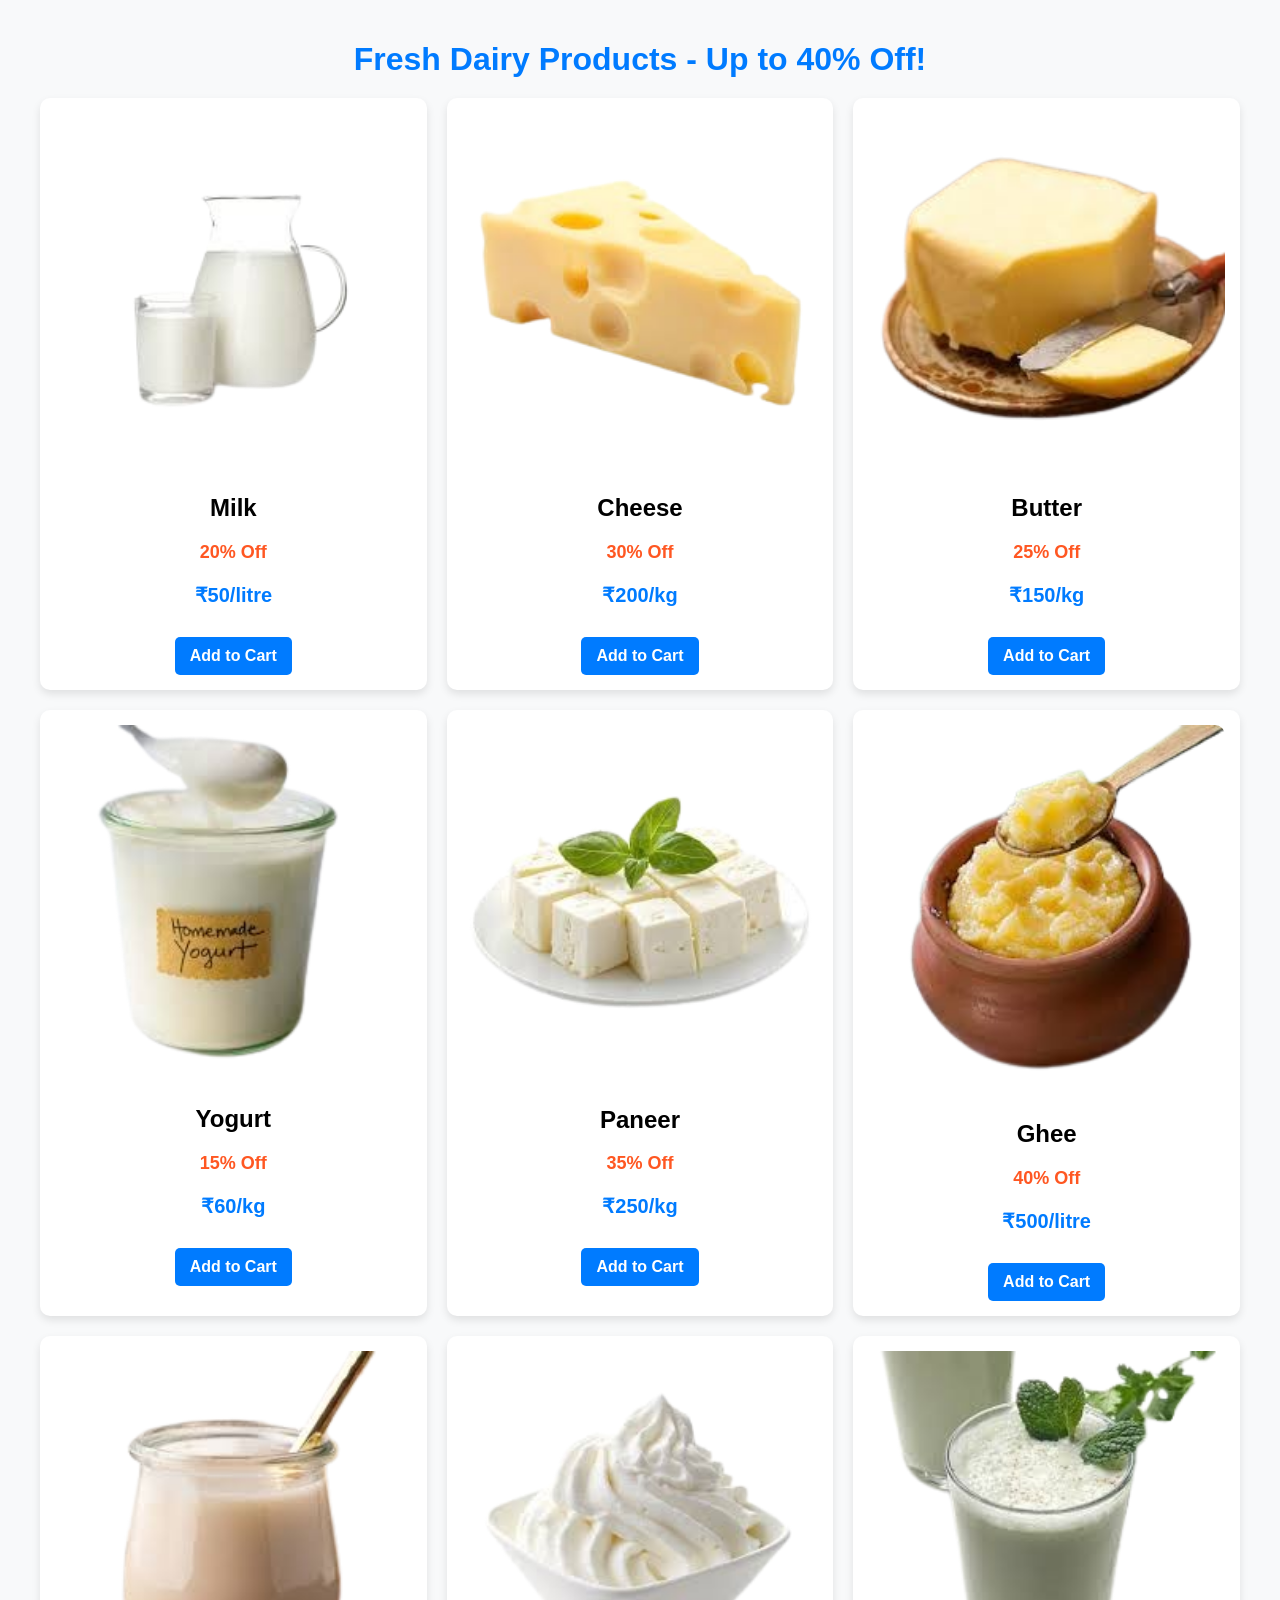
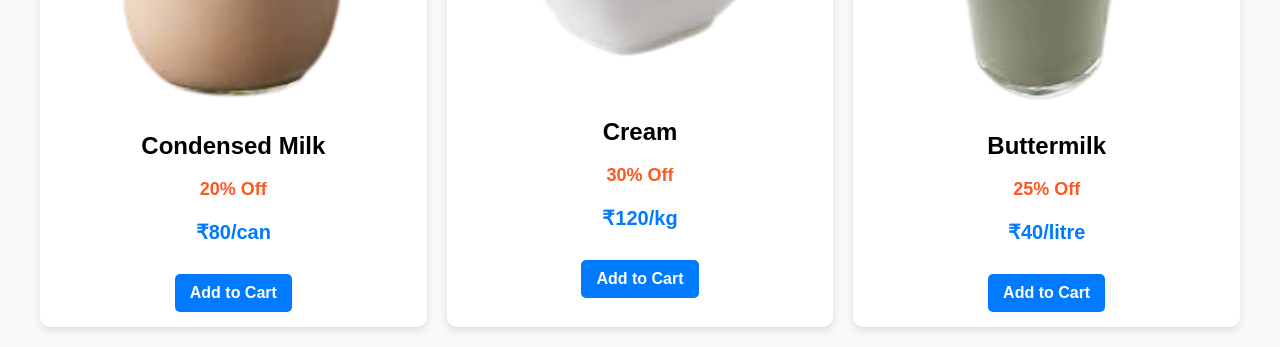
<file: field project/dairy.html>
<!DOCTYPE html>
<html lang="en">
<head>
    <meta charset="UTF-8">
    <meta name="viewport" content="width=device-width, initial-scale=1.0">
    <title>Fresh Dairy Products - Discount Sale</title>
    <style>
        body {
            font-family: Arial, sans-serif;
            background-color: #f8f9fa;
            margin: 0;
            padding: 20px;
        }
        .container {
            max-width: 1200px;
            margin: auto;
            text-align: center;
        }
        h1 {
            color: #007bff;
            font-size: 32px;
            margin-bottom: 20px;
        }
        .grid {
            display: grid;
            grid-template-columns: repeat(3, 1fr);
            gap: 20px;
            margin-top: 20px;
        }
        .card {
            background: #fff;
            padding: 15px;
            border-radius: 10px;
            box-shadow: 0 4px 8px rgba(0, 0, 0, 0.1);
            text-align: center;
            transition: transform 0.3s;
        }
        .card:hover {
            transform: scale(1.05);
        }
        .card img {
            width: 100%;
            border-radius: 10px;
        }
        .discount {
            color: #ff5722;
            font-size: 18px;
            font-weight: bold;
        }
        .price {
            font-size: 20px;
            font-weight: bold;
            color: #007bff;
        }
        .btn {
            display: inline-block;
            padding: 10px 15px;
            margin-top: 10px;
            background: #007bff;
            color: white;
            text-decoration: none;
            border-radius: 5px;
            font-weight: bold;
        }
        .btn:hover {
            background: #0056b3;
        }
    </style>
</head>
<body>
    <div class="container">
        <h1>Fresh Dairy Products - Up to 40% Off!</h1>
        <div class="grid">
            <div class="card"><img src="image/milk.png" alt="Milk"><h2>Milk</h2><p class="discount">20% Off</p><p class="price">₹50/litre</p><a href="#" class="btn">Add to Cart</a></div>
            <div class="card"><img src="image/cheese.png" alt="Cheese"><h2>Cheese</h2><p class="discount">30% Off</p><p class="price">₹200/kg</p><a href="#" class="btn">Add to Cart</a></div>
            <div class="card"><img src="image/butter.png" alt="Butter"><h2>Butter</h2><p class="discount">25% Off</p><p class="price">₹150/kg</p><a href="#" class="btn">Add to Cart</a></div>
            <div class="card"><img src="image/yogurt.png" alt="Yogurt"><h2>Yogurt</h2><p class="discount">15% Off</p><p class="price">₹60/kg</p><a href="#" class="btn">Add to Cart</a></div>
            <div class="card"><img src="image/paneer.png" alt="Paneer"><h2>Paneer</h2><p class="discount">35% Off</p><p class="price">₹250/kg</p><a href="#" class="btn">Add to Cart</a></div>
            <div class="card"><img src="image/ghee.png" alt="Ghee"><h2>Ghee</h2><p class="discount">40% Off</p><p class="price">₹500/litre</p><a href="#" class="btn">Add to Cart</a></div>
            <div class="card"><img src="image/condense.png" alt="Condensed Milk"><h2>Condensed Milk</h2><p class="discount">20% Off</p><p class="price">₹80/can</p><a href="#" class="btn">Add to Cart</a></div>
            <div class="card"><img src="image/cream.png" alt="Cream"><h2>Cream</h2><p class="discount">30% Off</p><p class="price">₹120/kg</p><a href="#" class="btn">Add to Cart</a></div>
            <div class="card"><img src="image/buttermilk.png" alt="Buttermilk"><h2>Buttermilk</h2><p class="discount">25% Off</p><p class="price">₹40/litre</p><a href="#" class="btn">Add to Cart</a></div>
        </div>
    </div>
</body>
</html>
</file>
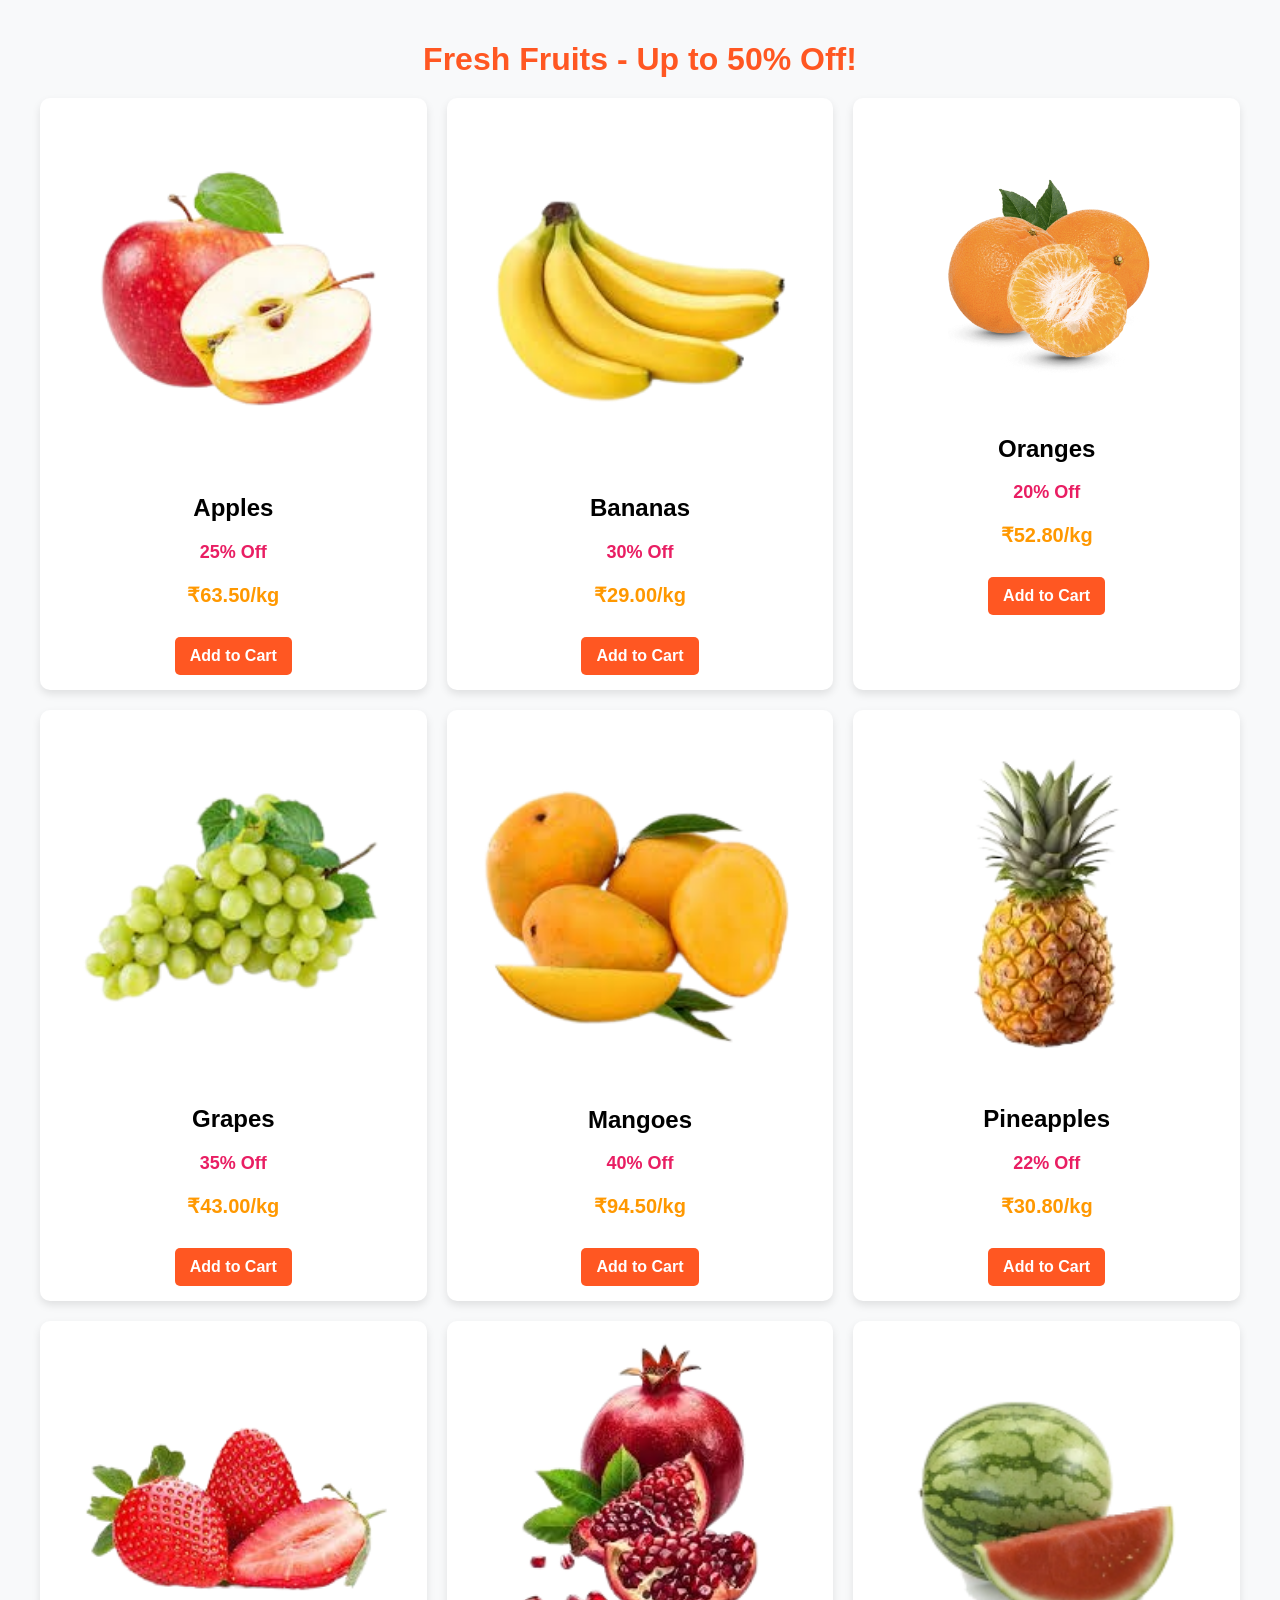
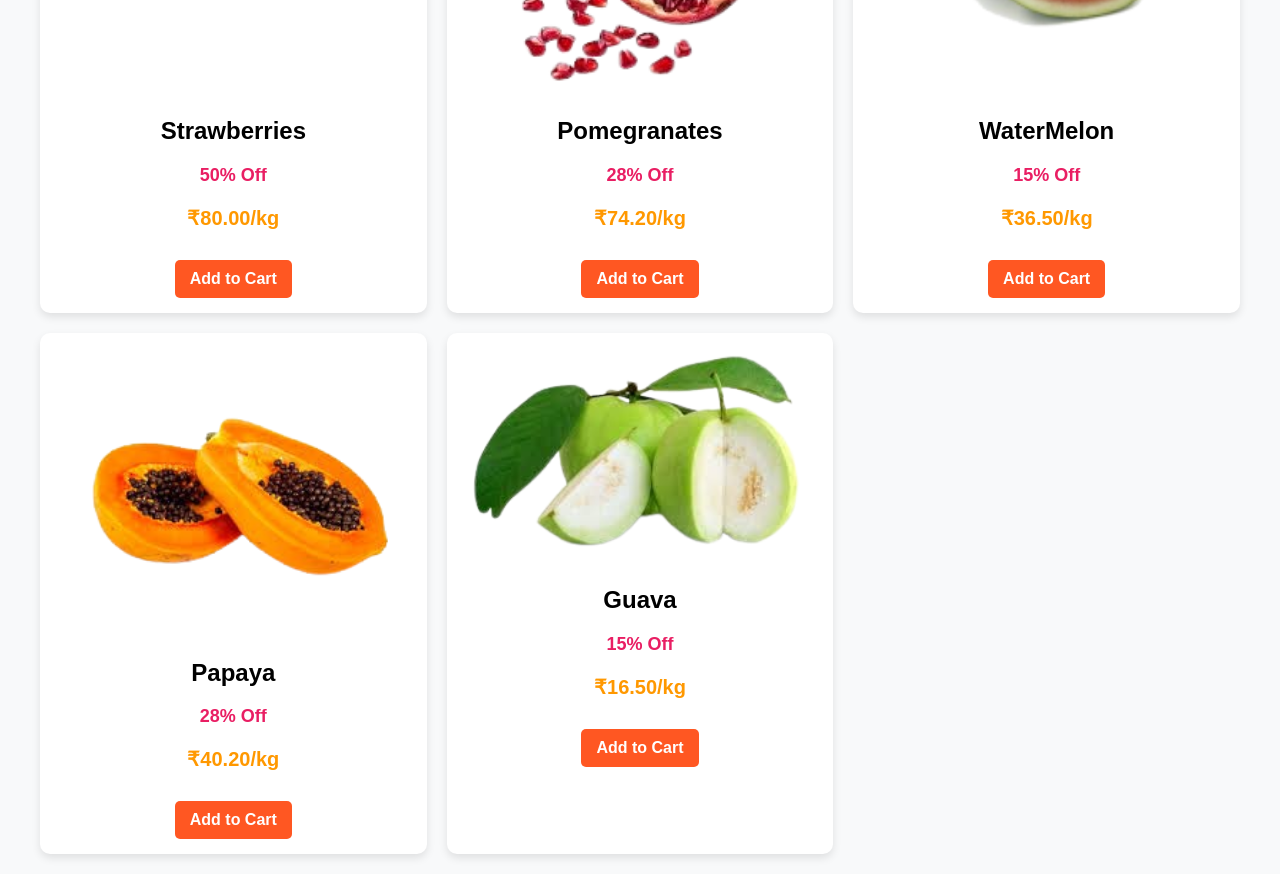
<file: field project/fruits.html>
<!DOCTYPE html>
<html lang="en">
<head>
    <meta charset="UTF-8">
    <meta name="viewport" content="width=device-width, initial-scale=1.0">
    <title>Fresh Fruits - Discount Sale</title>
    <style>
        body {
            font-family: Arial, sans-serif;
            background-color: #f8f9fa;
            margin: 0;
            padding: 20px;
        }
        .container {
            max-width: 1200px;
            margin: auto;
            text-align: center;
        }
        h1 {
            color: #ff5722;
            font-size: 32px;
            margin-bottom: 20px;
        }
        .grid {
            display: grid;
            grid-template-columns: repeat(3, 1fr);
            gap: 20px;
            margin-top: 20px;
        }
        .card {
            background: #fff;
            padding: 15px;
            border-radius: 10px;
            box-shadow: 0 4px 8px rgba(0, 0, 0, 0.1);
            text-align: center;
            transition: transform 0.3s;
        }
        .card:hover {
            transform: scale(1.05);
        }
        .card img {
            width: 100%;
            border-radius: 10px;
        }
        .discount {
            color: #e91e63;
            font-size: 18px;
            font-weight: bold;
        }
        .price {
            font-size: 20px;
            font-weight: bold;
            color: #ff9800;
        }
        .btn {
            display: inline-block;
            padding: 10px 15px;
            margin-top: 10px;
            background: #ff5722;
            color: white;
            text-decoration: none;
            border-radius: 5px;
            font-weight: bold;
        }
        .btn:hover {
            background: #e64a19;
        }
    </style>
</head>
<body>
    <div class="container">
        <h1>Fresh Fruits - Up to 50% Off!</h1>
        <div class="grid">
            <div class="card"><img src="image/apple.png" alt="Apples"><h2>Apples</h2><p class="discount">25% Off</p><p class="price">₹63.50/kg</p><a href="#" class="btn">Add to Cart</a></div>
            <div class="card"><img src="image/banana.png" alt="Bananas"><h2>Bananas</h2><p class="discount">30% Off</p><p class="price">₹29.00/kg</p><a href="#" class="btn">Add to Cart</a></div>
            <div class="card"><img src="image/product-1.png" alt="Oranges"><h2>Oranges</h2><p class="discount">20% Off</p><p class="price">₹52.80/kg</p><a href="#" class="btn">Add to Cart</a></div>
            <div class="card"><img src="image/grspes.png" alt="Grapes"><h2>Grapes</h2><p class="discount">35% Off</p><p class="price">₹43.00/kg</p><a href="#" class="btn">Add to Cart</a></div>
            <div class="card"><img src="image/magoes.png" alt="Mangoes"><h2>Mangoes</h2><p class="discount">40% Off</p><p class="price">₹94.50/kg</p><a href="#" class="btn">Add to Cart</a></div>
            <div class="card"><img src="image/pine.png" alt="Pineapples"><h2>Pineapples</h2><p class="discount">22% Off</p><p class="price">₹30.80/kg</p><a href="#" class="btn">Add to Cart</a></div>
            <div class="card"><img src="image/straw.png" alt="Strawberries"><h2>Strawberries</h2><p class="discount">50% Off</p><p class="price">₹80.00/kg</p><a href="#" class="btn">Add to Cart</a></div>
            <div class="card"><img src="image/promogrnate.png" alt="Pomegranates"><h2>Pomegranates</h2><p class="discount">28% Off</p><p class="price">₹74.20/kg</p><a href="#" class="btn">Add to Cart</a></div>
            <div class="card"><img src="image/cart-img-1.png" alt="watermelon"><h2>WaterMelon</h2><p class="discount">15% Off</p><p class="price">₹36.50/kg</p><a href="#" class="btn">Add to Cart</a></div>
            <div class="card"><img src="image/papaya.png" alt="papaya"><h2>Papaya</h2><p class="discount">28% Off</p><p class="price">₹40.20/kg</p><a href="#" class="btn">Add to Cart</a></div>
            <div class="card"><img src="image/guva.png" alt="guva"><h2>Guava</h2><p class="discount">15% Off</p><p class="price">₹16.50/kg</p><a href="#" class="btn">Add to Cart</a></div>
        
        </div>
    </div>
</body>
</html>
</file>
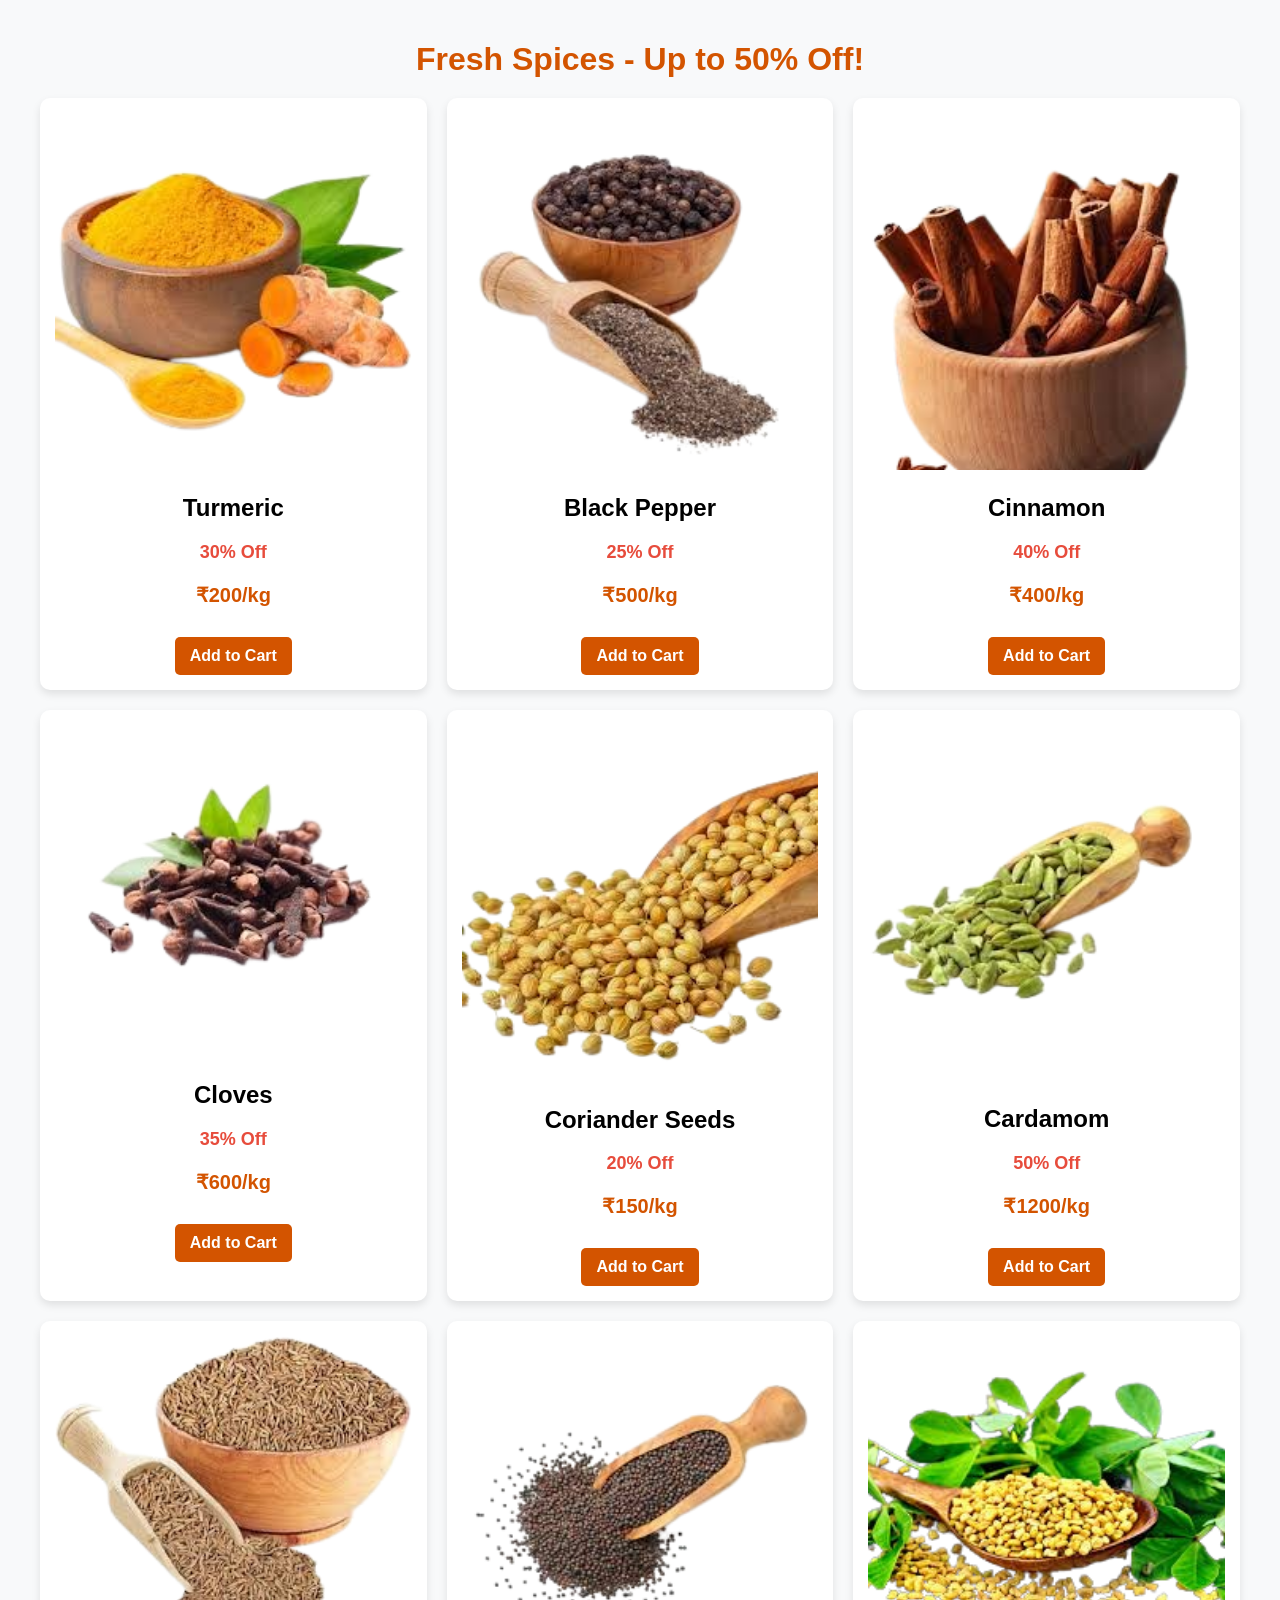
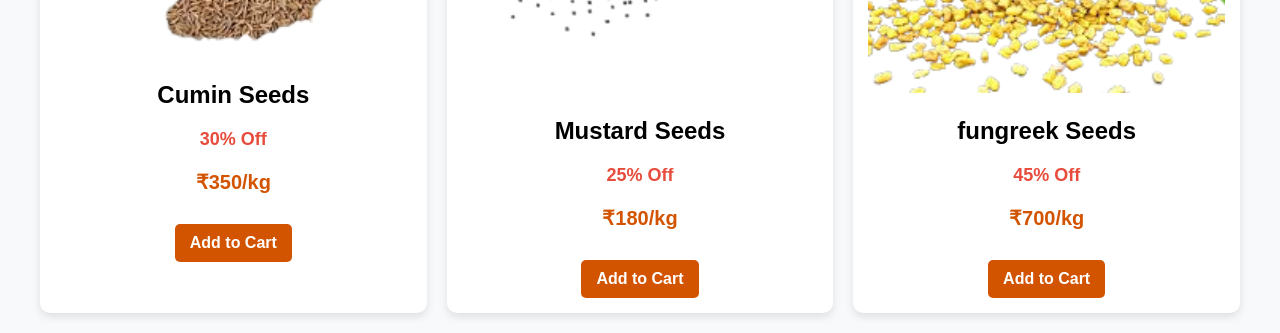
<file: field project/spices.html>
<!DOCTYPE html>
<html lang="en">
<head>
    <meta charset="UTF-8">
    <meta name="viewport" content="width=device-width, initial-scale=1.0">
    <title>Fresh Spices - Discount Sale</title>
    <style>
        body {
            font-family: Arial, sans-serif;
            background-color: #f8f9fa;
            margin: 0;
            padding: 20px;
        }
        .container {
            max-width: 1200px;
            margin: auto;
            text-align: center;
        }
        h1 {
            color: #d35400;
            font-size: 32px;
            margin-bottom: 20px;
        }
        .grid {
            display: grid;
            grid-template-columns: repeat(3, 1fr);
            gap: 20px;
            margin-top: 20px;
        }
        .card {
            background: #fff;
            padding: 15px;
            border-radius: 10px;
            box-shadow: 0 4px 8px rgba(0, 0, 0, 0.1);
            text-align: center;
            transition: transform 0.3s;
        }
        .card:hover {
            transform: scale(1.05);
        }
        .card img {
            width: 100%;
            border-radius: 10px;
        }
        .discount {
            color: #e74c3c;
            font-size: 18px;
            font-weight: bold;
        }
        .price {
            font-size: 20px;
            font-weight: bold;
            color: #d35400;
        }
        .btn {
            display: inline-block;
            padding: 10px 15px;
            margin-top: 10px;
            background: #d35400;
            color: white;
            text-decoration: none;
            border-radius: 5px;
            font-weight: bold;
        }
        .btn:hover {
            background: #a04000;
        }
    </style>
</head>
<body>
    <div class="container">
        <h1>Fresh Spices - Up to 50% Off!</h1>
        <div class="grid">
            <div class="card"><img src="image/turmeric.png" alt="Turmeric"><h2>Turmeric</h2><p class="discount">30% Off</p><p class="price">₹200/kg</p><a href="#" class="btn">Add to Cart</a></div>
            <div class="card"><img src="image/pepper.png" alt="Black Pepper"><h2>Black Pepper</h2><p class="discount">25% Off</p><p class="price">₹500/kg</p><a href="#" class="btn">Add to Cart</a></div>
            <div class="card"><img src="image/cinnanim.png" alt="Cinnamon"><h2>Cinnamon</h2><p class="discount">40% Off</p><p class="price">₹400/kg</p><a href="#" class="btn">Add to Cart</a></div>
            <div class="card"><img src="image/clove.png" alt="Cloves"><h2>Cloves</h2><p class="discount">35% Off</p><p class="price">₹600/kg</p><a href="#" class="btn">Add to Cart</a></div>
            <div class="card"><img src="image/dhaniya.png" alt="Coriander Seeds"><h2>Coriander Seeds</h2><p class="discount">20% Off</p><p class="price">₹150/kg</p><a href="#" class="btn">Add to Cart</a></div>
            <div class="card"><img src="image/elachi.png" alt="Cardamom"><h2>Cardamom</h2><p class="discount">50% Off</p><p class="price">₹1200/kg</p><a href="#" class="btn">Add to Cart</a></div>
            <div class="card"><img src="image/jeera.png" alt="Cumin Seeds"><h2>Cumin Seeds</h2><p class="discount">30% Off</p><p class="price">₹350/kg</p><a href="#" class="btn">Add to Cart</a></div>
            <div class="card"><img src="image/mustard.png" alt="Mustard Seeds"><h2>Mustard Seeds</h2><p class="discount">25% Off</p><p class="price">₹180/kg</p><a href="#" class="btn">Add to Cart</a></div>
            <div class="card"><img src="image/menthi.png" alt="fungreek"><h2>fungreek Seeds</h2><p class="discount">45% Off</p><p class="price">₹700/kg</p><a href="#" class="btn">Add to Cart</a></div>
        </div>
    </div>
</body>
</html>
</file>
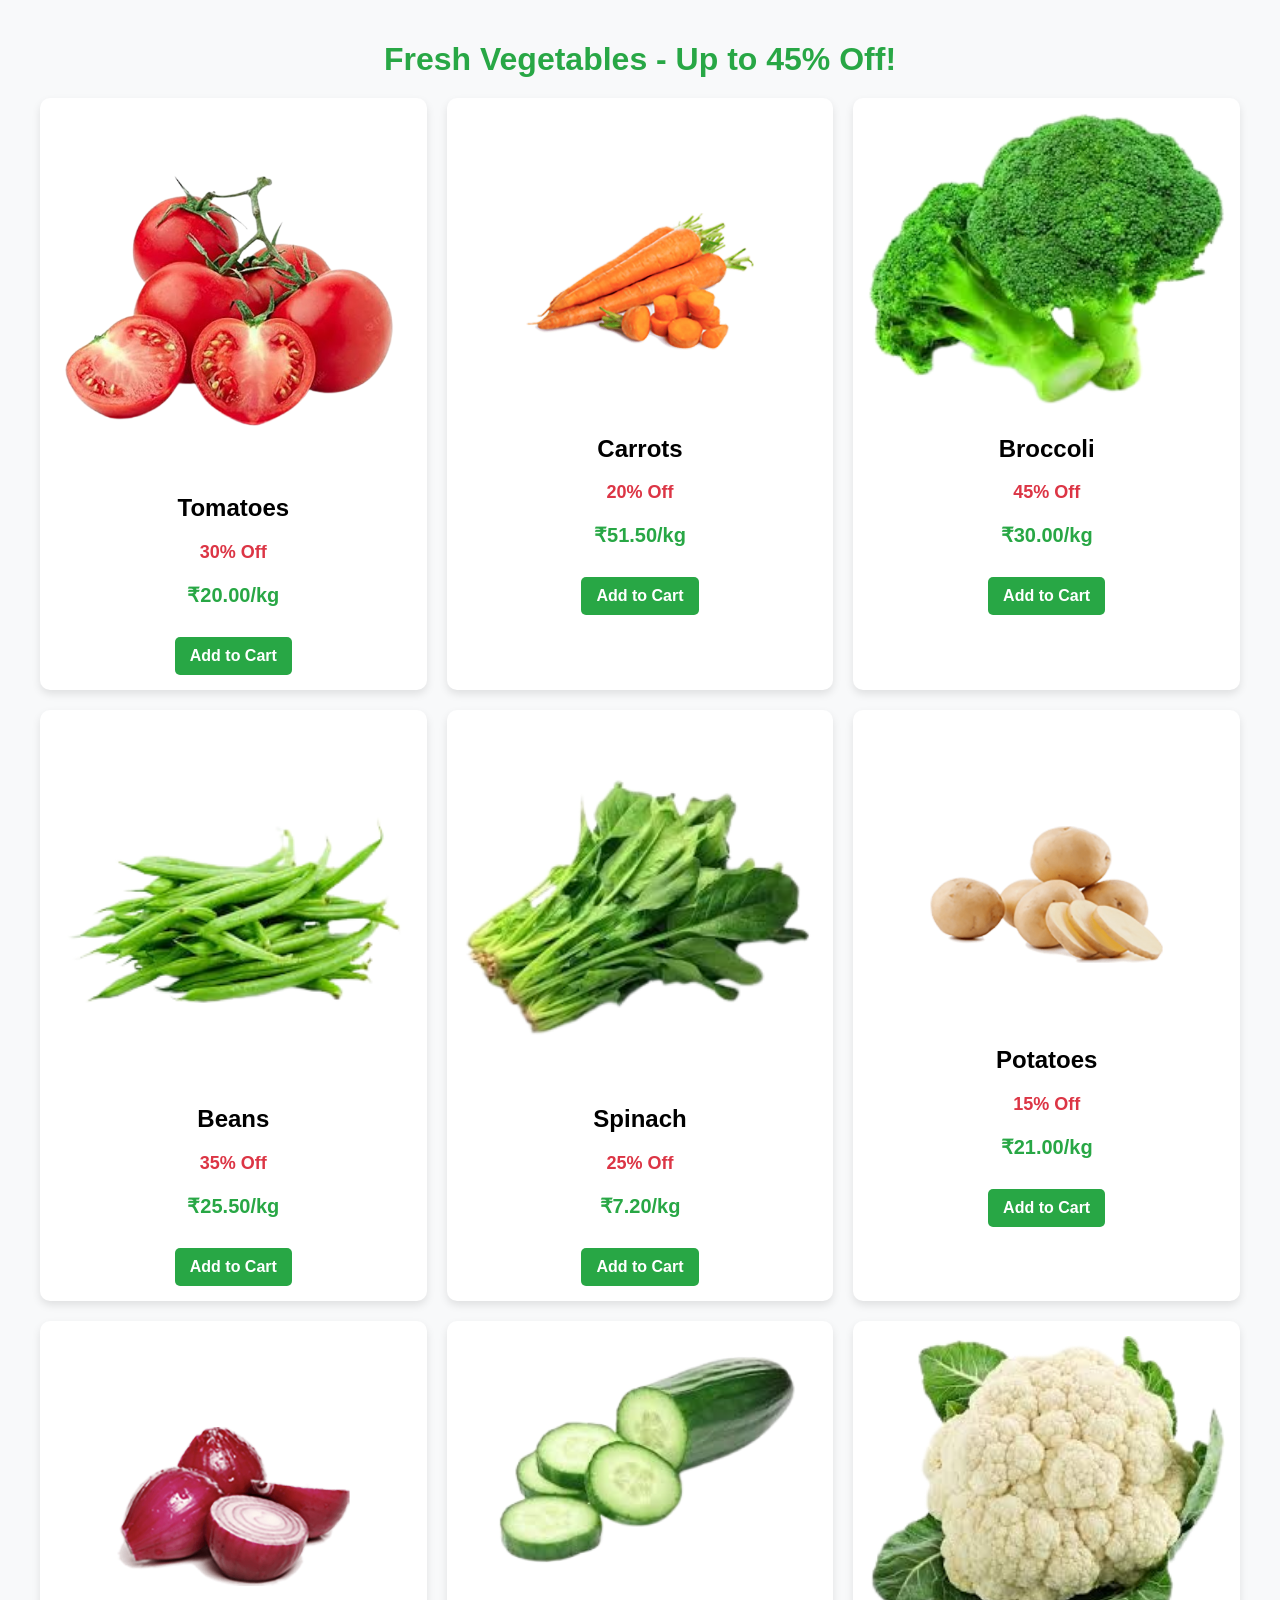
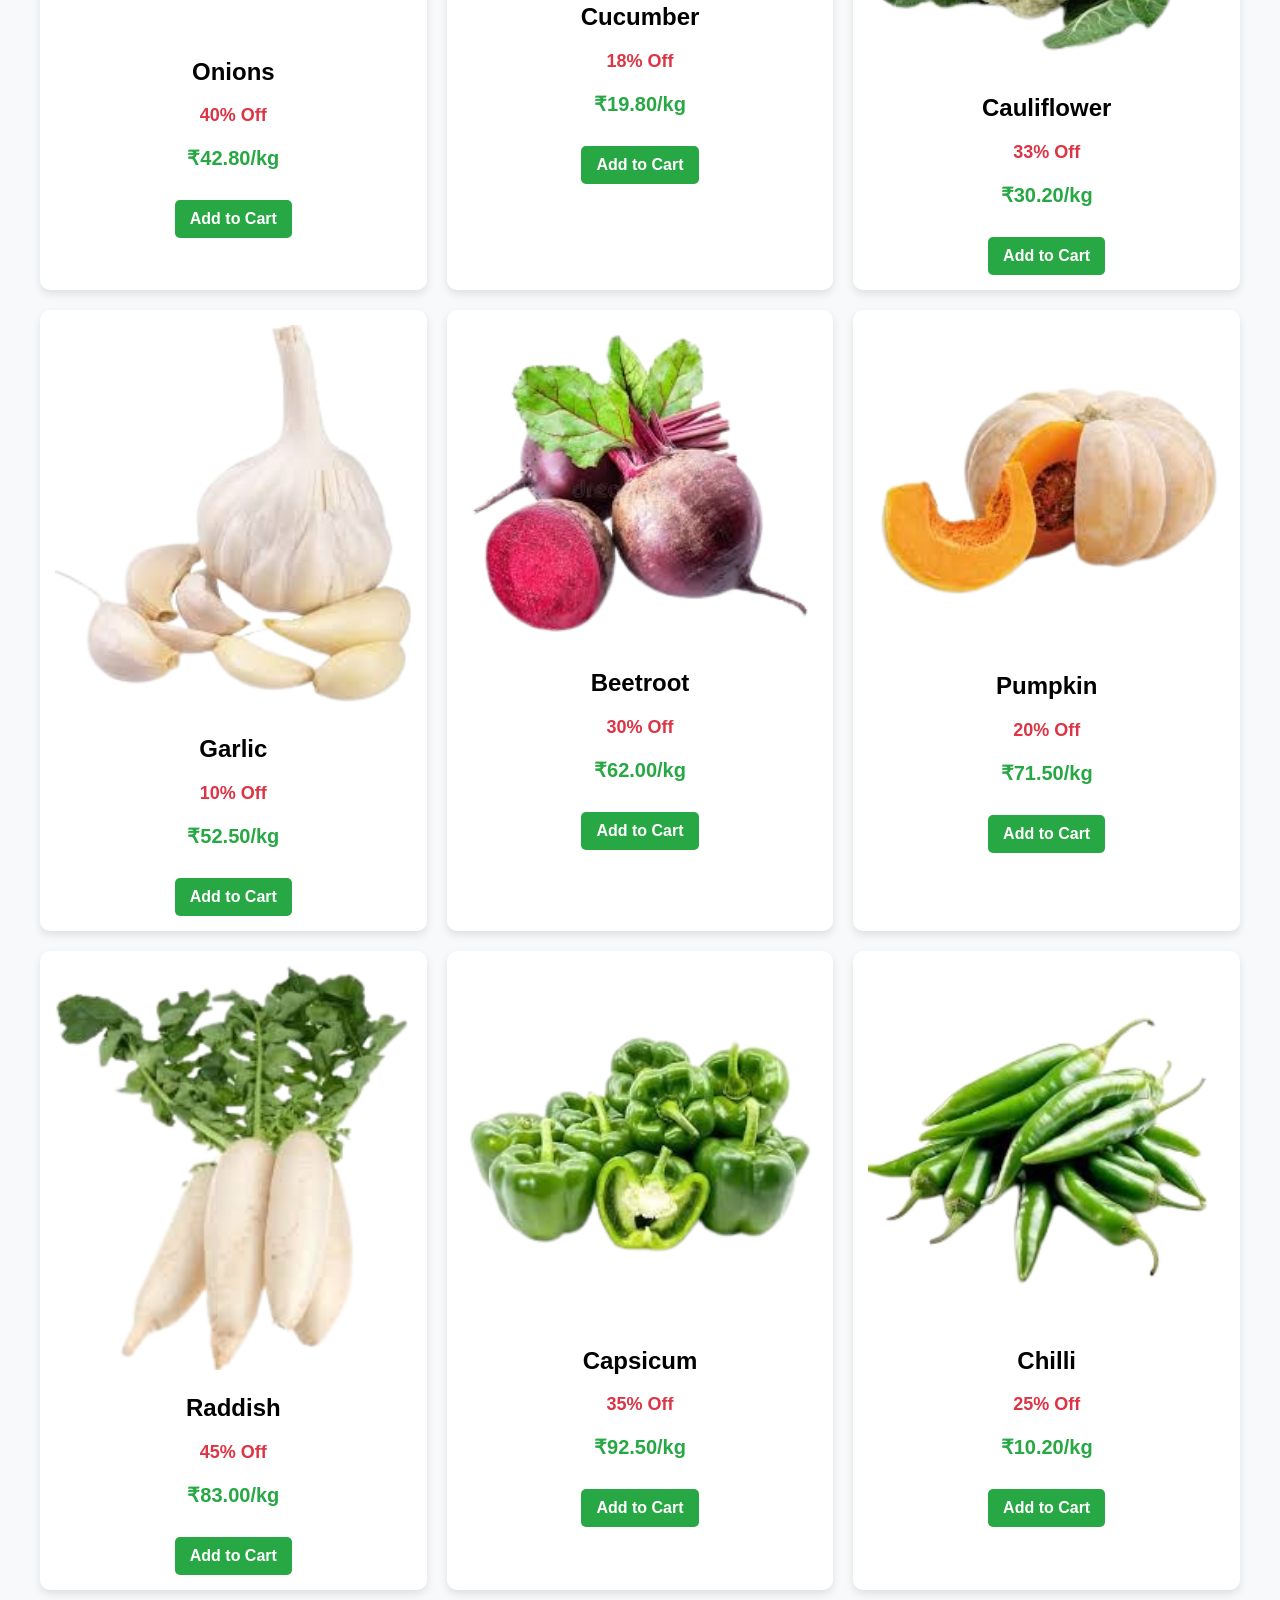
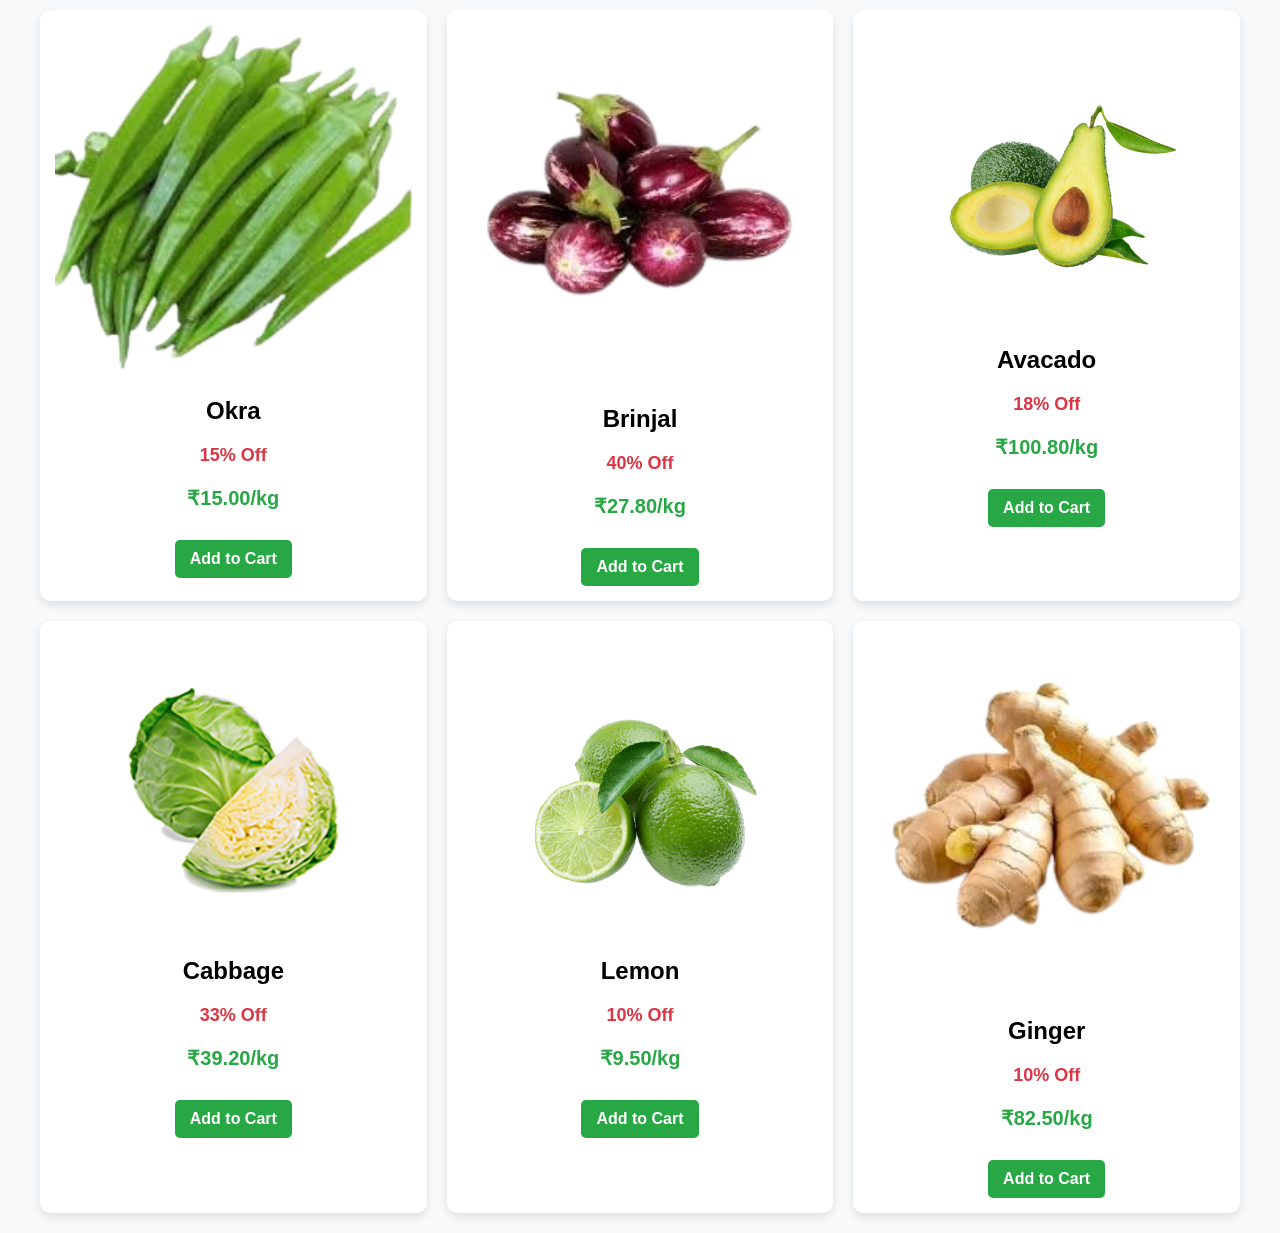
<file: field project/vegetable.html>
<!DOCTYPE html>
<html lang="en">
<head>
    <meta charset="UTF-8">
    <meta name="viewport" content="width=device-width, initial-scale=1.0">
    <title>Fresh Vegetables - Discount Sale</title>
    <style>
        body {
            font-family: Arial, sans-serif;
            background-color: #f8f9fa;
            margin: 0;
            padding: 20px;
        }
        .container {
            max-width: 1200px;
            margin: auto;
            text-align: center;
        }
        h1 {
            color: #28a745;
            font-size: 32px;
            margin-bottom: 20px;
        }
        .grid {
            display: grid;
            grid-template-columns: repeat(3, 1fr);
            gap: 20px;
            margin-top: 20px;
        }
        .card {
            background: #fff;
            padding: 15px;
            border-radius: 10px;
            box-shadow: 0 4px 8px rgba(0, 0, 0, 0.1);
            text-align: center;
            transition: transform 0.3s;
        }
        .card:hover {
            transform: scale(1.05);
        }
        .card img {
            width: 100%;
            border-radius: 10px;
        }
        .discount {
            color: #dc3545;
            font-size: 18px;
            font-weight: bold;
        }
        .price {
            font-size: 20px;
            font-weight: bold;
            color: #28a745;
        }
        .btn {
            display: inline-block;
            padding: 10px 15px;
            margin-top: 10px;
            background: #28a745;
            color: white;
            text-decoration: none;
            border-radius: 5px;
            font-weight: bold;
        }
        .btn:hover {
            background: #218838;
        }
    </style>
</head>
<body>
    <div class="container">
        <h1>Fresh Vegetables - Up to 45% Off!</h1>
        <div class="grid">
            <div class="card"><img src="image/product-10.png" alt="Tomatoes"><h2>Tomatoes</h2><p class="discount">30% Off</p><p class="price">₹20.00/kg</p><a href="#" class="btn">Add to Cart</a></div>
            <div class="card"><img src="image/product-7.png" alt="Carrots"><h2>Carrots</h2><p class="discount">20% Off</p><p class="price">₹51.50/kg</p><a href="#" class="btn">Add to Cart</a></div>
            <div class="card"><img src="image/product-11.png" alt="Broccoli"><h2>Broccoli</h2><p class="discount">45% Off</p><p class="price">₹30.00/kg</p><a href="#" class="btn">Add to Cart</a></div>
            <div class="card"><img src="image/product-12.png" alt="Bell Peppers"><h2>Beans</h2><p class="discount">35% Off</p><p class="price">₹25.50/kg</p><a href="#" class="btn">Add to Cart</a></div>
            <div class="card"><img src="image/product-9.png" alt="Spinach"><h2>Spinach</h2><p class="discount">25% Off</p><p class="price">₹7.20/kg</p><a href="#" class="btn">Add to Cart</a></div>
            <div class="card"><img src="image/product-5.png" alt="Potatoes"><h2>Potatoes</h2><p class="discount">15% Off</p><p class="price">₹21.00/kg</p><a href="#" class="btn">Add to Cart</a></div>
            <div class="card"><img src="image/product-2.png" alt="Onions"><h2>Onions</h2><p class="discount">40% Off</p><p class="price">₹42.80/kg</p><a href="#" class="btn">Add to Cart</a></div>
            <div class="card"><img src="image/product-13.png" alt="Cucumber"><h2>Cucumber</h2><p class="discount">18% Off</p><p class="price">₹19.80/kg</p><a href="#" class="btn">Add to Cart</a></div>
            <div class="card"><img src="image/product-14.png" alt="Cauliflower"><h2>Cauliflower</h2><p class="discount">33% Off</p><p class="price">₹30.20/kg</p><a href="#" class="btn">Add to Cart</a></div>
            <div class="card"><img src="image/product-20.png" alt="Garlic"><h2>Garlic</h2><p class="discount">10% Off</p><p class="price">₹52.50/kg</p><a href="#" class="btn">Add to Cart</a></div>
            <div class="card"><img src="image/product-22.png" alt="Tomatoes"><h2>Beetroot</h2><p class="discount">30% Off</p><p class="price">₹62.00/kg</p><a href="#" class="btn">Add to Cart</a></div>
            <div class="card"><img src="image/product-23.png" alt="Carrots"><h2>Pumpkin</h2><p class="discount">20% Off</p><p class="price">₹71.50/kg</p><a href="#" class="btn">Add to Cart</a></div>
            <div class="card"><img src="image/product-15.png" alt="Broccoli"><h2>Raddish</h2><p class="discount">45% Off</p><p class="price">₹83.00/kg</p><a href="#" class="btn">Add to Cart</a></div>
            <div class="card"><img src="image/product-19.png" alt="Bell Peppers"><h2>Capsicum</h2><p class="discount">35% Off</p><p class="price">₹92.50/kg</p><a href="#" class="btn">Add to Cart</a></div>
            <div class="card"><img src="image/product-16.png" alt="Spinach"><h2>Chilli</h2><p class="discount">25% Off</p><p class="price">₹10.20/kg</p><a href="#" class="btn">Add to Cart</a></div>
            <div class="card"><img src="image/product-18.png" alt="Potatoes"><h2>Okra</h2><p class="discount">15% Off</p><p class="price">₹15.00/kg</p><a href="#" class="btn">Add to Cart</a></div>
            <div class="card"><img src="image/product-17.png" alt="Onions"><h2>Brinjal</h2><p class="discount">40% Off</p><p class="price">₹27.80/kg</p><a href="#" class="btn">Add to Cart</a></div>
            <div class="card"><img src="image/product-6.png" alt="avacado"><h2>Avacado</h2><p class="discount">18% Off</p><p class="price">₹100.80/kg</p><a href="#" class="btn">Add to Cart</a></div>
            <div class="card"><img src="image/product-4.png" alt="Cauliflower"><h2>Cabbage</h2><p class="discount">33% Off</p><p class="price">₹39.20/kg</p><a href="#" class="btn">Add to Cart</a></div>
            <div class="card"><img src="image/product-8.png" alt="lime"><h2>Lemon</h2><p class="discount">10% Off</p><p class="price">₹9.50/kg</p><a href="#" class="btn">Add to Cart</a></div>
            <div class="card"><img src="image/product-21.png" alt="Garlic"><h2>Ginger</h2><p class="discount">10% Off</p><p class="price">₹82.50/kg</p><a href="#" class="btn">Add to Cart</a></div>
        </div>
    </div>
</body>
</html>
</file>
